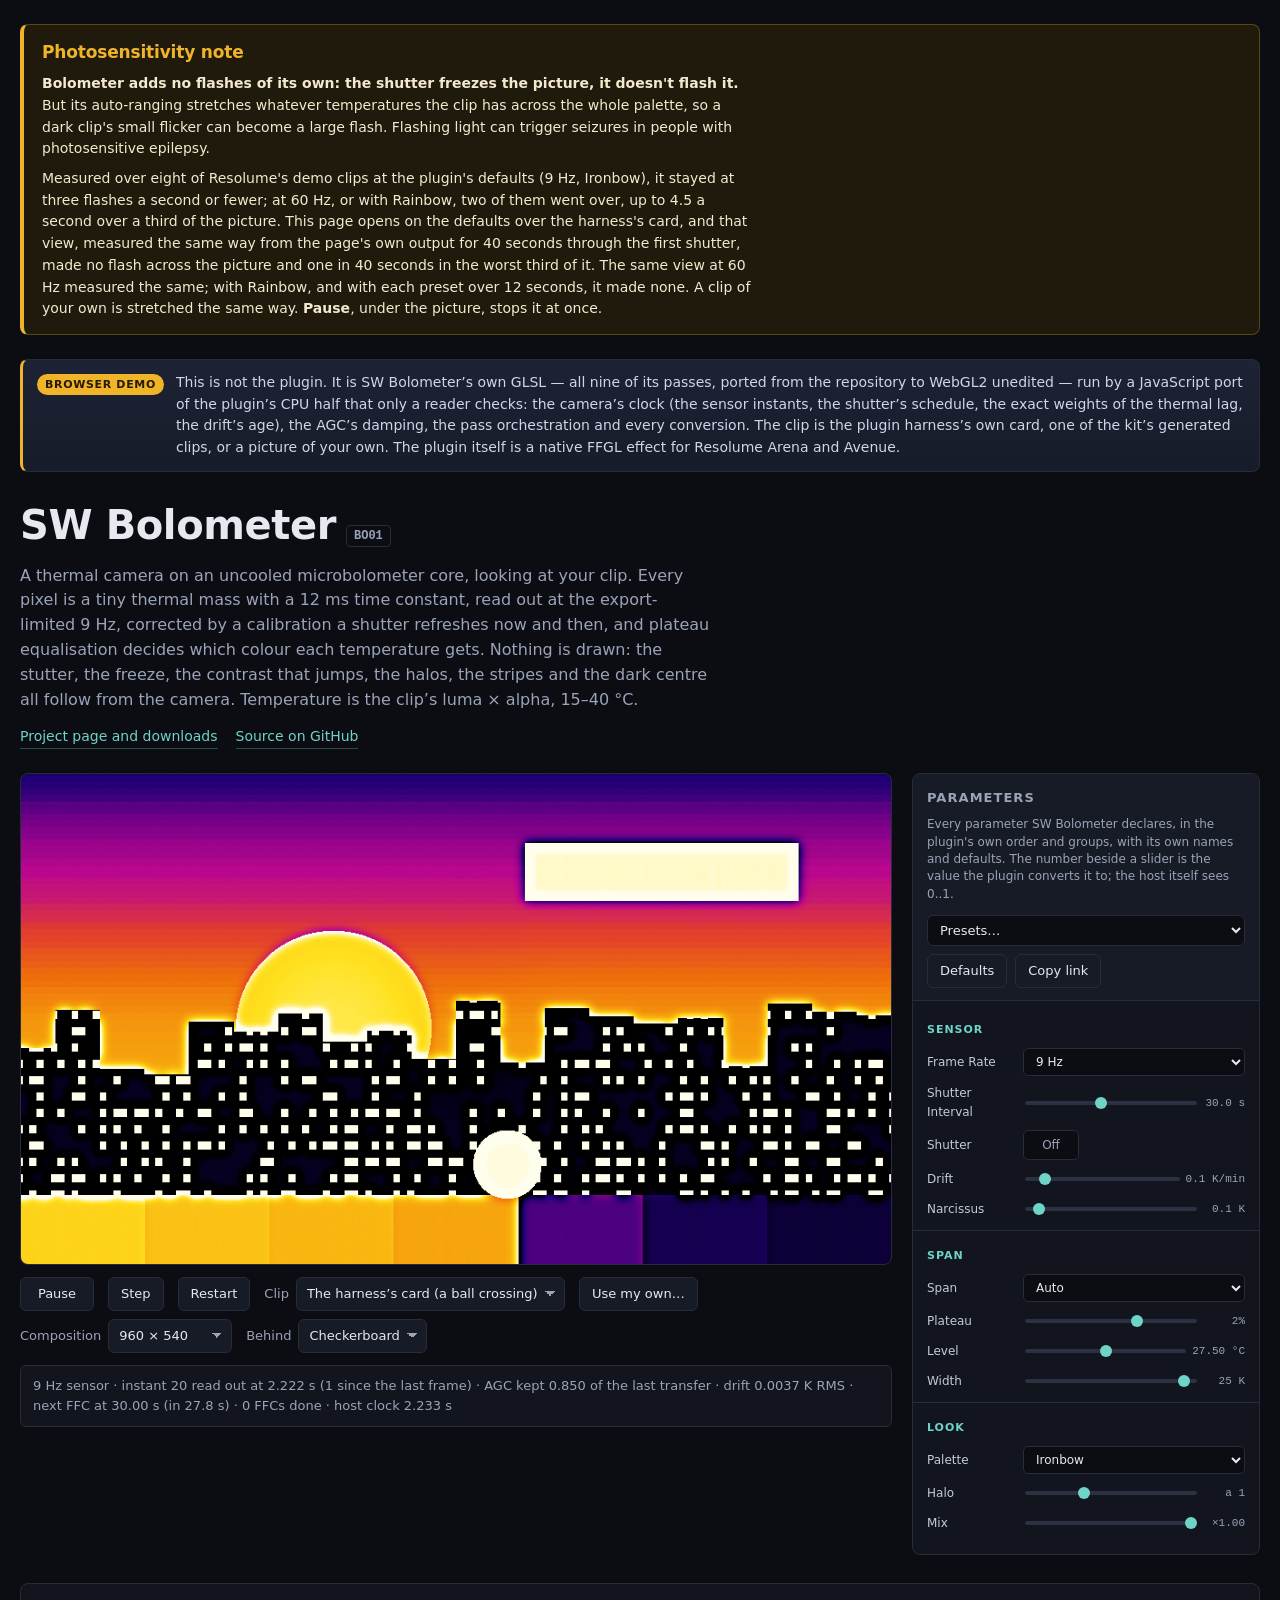
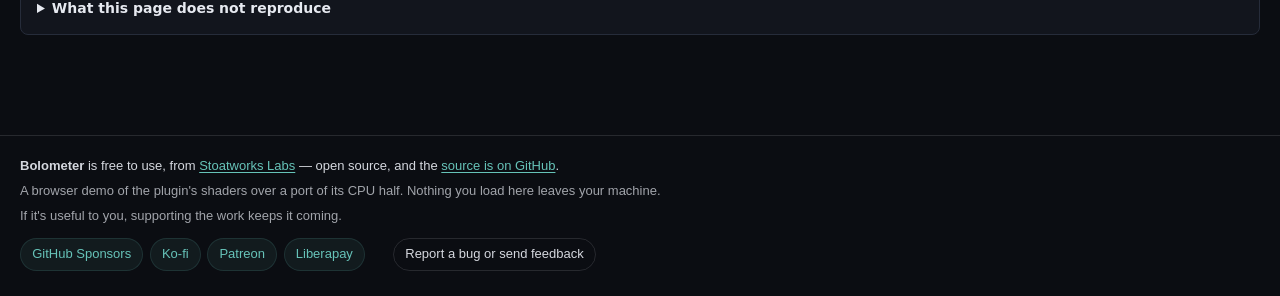
<file: demo/index.html>
<!doctype html>
<html lang="en">
  <head>
    <meta charset="utf-8" />
    <meta name="viewport" content="width=device-width, initial-scale=1" />
    <title>SW Bolometer — browser demo | Stoatworks Labs</title>
    <meta name="description" content="Try SW Bolometer, an FFGL effect for Resolume, in your browser: a thermal camera on an uncooled microbolometer core looking at your clip, with the 12 ms thermal lag, the export-limited 9 Hz readout, the shutter's freeze, drift, the narcissus spot, plateau equalisation, halos and four palettes. The plugin's own GLSL, ported to WebGL2 unedited, run by a JavaScript port of its CPU half that only a reader checks. A demo, not the plugin." />
    <link rel="icon" href="data:," />
    <link rel="stylesheet" href="./vendor/kit.css" />
    <link rel="stylesheet" href="./bolometer.css" />
    <link rel="canonical" href="https://bolometer-demo.stoatworks-labs.com/" />
    <meta name="project-page" content="https://stoatworks-labs.com/software/bolometer/" />
    <meta property="og:type" content="website" />
    <meta property="og:site_name" content="Stoatworks Labs" />
    <meta property="og:title" content="SW Bolometer — browser demo | Stoatworks Labs" />
    <meta property="og:description" content="Try SW Bolometer, an FFGL effect for Resolume, in your browser: a thermal camera on an uncooled microbolometer core looking at your clip, with the 12 ms thermal lag, the export-limited 9 Hz readout, the shutter's freeze, drift, the narcissus spot, plateau equalisation, halos and four palettes. The plugin's own GLSL, ported to WebGL2 unedited, run by a JavaScript port of its CPU half that only a reader checks. A demo, not the plugin." />
    <meta property="og:url" content="https://bolometer-demo.stoatworks-labs.com/" />
    <meta property="og:image" content="https://stoatworks-labs.com/thumbs/bolometer.png" />
    <meta property="og:image:width" content="1280" />
    <meta property="og:image:height" content="720" />
    <meta property="og:image:alt" content="SW Bolometer" />
    <meta name="twitter:card" content="summary_large_image" />
  </head>
  <body data-plugin="bolometer">
    <section class="bo-warning" id="photosensitivity" aria-labelledby="bo-warning-title">
      <h2 class="bo-warning__title" id="bo-warning-title">Photosensitivity note</h2>
      <p>
        <strong>Bolometer adds no flashes of its own: the shutter freezes the picture, it
        doesn't flash it.</strong> But its auto-ranging stretches whatever temperatures the
        clip has across the whole palette, so a dark clip's small flicker can become a large
        flash. Flashing light can trigger seizures in people with photosensitive epilepsy.
      </p>
      <p>
        Measured over eight of Resolume's demo clips at the plugin's defaults (9 Hz, Ironbow),
        it stayed at three flashes a second or fewer; at 60 Hz, or with Rainbow, two of them
        went over, up to 4.5 a second over a third of the picture. This page opens on the
        defaults over the harness's card, and that view, measured the same way from the
        page's own output for 40 seconds through the first shutter, made no flash across
        the picture and one in 40 seconds in the worst third of it. The same view at 60 Hz
        measured the same; with Rainbow, and with each preset over 12 seconds, it made
        none. A clip of your own is stretched the same way.
        <strong>Pause</strong>, under the picture, stops it at once.
      </p>
    </section>

    <main id="demo">
      <noscript>
        <h1>SW Bolometer</h1>
        <p>
          A thermal camera on an uncooled microbolometer core, looking at your clip, for
          Resolume: an FFGL effect. Every pixel is a tiny thermal mass with a 12 ms time
          constant, read out at the export-limited 9 Hz, corrected by a calibration that a
          shutter refreshes every so often, and a histogram decides which colour each
          temperature gets. The stutter, the freeze, the contrast that jumps, the halos, the
          stripes and the dark centre all follow from the camera; nothing is drawn on top.
        </p>
        <p>
          This demo runs the plugin's shaders and a port of its CPU half in your browser, so
          it needs JavaScript and WebGL2. The plugin itself, its source and its downloads are
          on <a href="https://github.com/stoatworks-labs/bolometer">its repository</a>.
        </p>
        <ul>
          <li><a href="https://github.com/stoatworks-labs/bolometer">Source on GitHub</a></li>
        </ul>
      </noscript>
    </main>

    <script type="module" src="./plugin.js"></script>
    <script
      src="./vendor/support-footer.js"
      defer
      data-app="Bolometer"
      data-repo="https://github.com/stoatworks-labs/bolometer"
      data-note="A browser demo of the plugin's shaders over a port of its CPU half. Nothing you load here leaves your machine."
    ></script>
  </body>
</html>
</file>
<file: demo/vendor/kit.css>
/**
 * Shared styling for the Resolume plugin demos.
 *
 * Dark, because that is what these effects are looked at in and because a
 * picture with real blacks in it needs somewhere dark to sit. The inspector on
 * the right is laid out the way a host's parameter panel is — name on the left,
 * control and value on the right, grouped under headings — but it deliberately
 * does not imitate Resolume's own chrome. It is a stand-in for the host's
 * inspector, and a page that looked like a screenshot of Arena would be
 * claiming to be something it is not.
 *
 * No colour variables from the website: these pages are their own thing and the
 * navy is used only for the frame. `--sw-support-accent` is read by the shared
 * support footer.
 */

:root {
  --bg: #0b0d12;
  --panel: #12151d;
  --panel-2: #171b25;
  --line: #262c3a;
  --text: #e6e9f0;
  --muted: #9aa3b8;
  --accent: #6fd3c7;
  --accent-dim: #2a4d4a;
  --warn: #f0b429;
  --error: #ff6b6b;
  --navy: #1b2a4a;
  --sw-support-accent: #6fd3c7;

  color-scheme: dark;
}

* { box-sizing: border-box; }

body {
  margin: 0;
  background: var(--bg);
  color: var(--text);
  font: 15px/1.55 ui-sans-serif, system-ui, -apple-system, "Segoe UI", Roboto, Helvetica, Arial, sans-serif;
  -webkit-font-smoothing: antialiased;
}

#demo {
  max-width: 1400px;
  margin: 0 auto;
  padding: 24px 20px 60px;
}

a { color: var(--accent); }
a:hover { color: #9ae7dd; }

h1, h2, h3 { margin: 0; font-weight: 650; letter-spacing: -0.01em; }

/* ---- header -------------------------------------------------------------- */

.banner {
  display: flex;
  gap: 12px;
  align-items: flex-start;
  padding: 12px 14px;
  margin-bottom: 22px;
  background: linear-gradient(180deg, #1d2334, #171c2a);
  border: 1px solid var(--line);
  border-left: 3px solid var(--warn);
  border-radius: 8px;
}

.banner__tag {
  flex: 0 0 auto;
  padding: 2px 8px;
  border-radius: 999px;
  background: var(--warn);
  color: #241a00;
  font-size: 11px;
  font-weight: 700;
  letter-spacing: 0.06em;
  text-transform: uppercase;
  white-space: nowrap;
  margin-top: 2px;
}

.banner__text { margin: 0; color: #cfd6e6; font-size: 14px; }

.head__title { display: flex; align-items: baseline; gap: 10px; flex-wrap: wrap; }
.head__title h1 { font-size: clamp(28px, 4vw, 40px); }

.head__id {
  font: 600 12px/1 ui-monospace, SFMono-Regular, Menlo, monospace;
  color: var(--muted);
  border: 1px solid var(--line);
  border-radius: 4px;
  padding: 4px 7px;
}

.head__tagline {
  margin: 8px 0 0;
  max-width: 68ch;
  color: var(--muted);
  font-size: 16px;
}

.head__links {
  display: flex;
  flex-wrap: wrap;
  gap: 8px 18px;
  margin: 14px 0 24px;
  font-size: 14px;
}

.head__link { text-decoration: none; border-bottom: 1px solid var(--accent-dim); }
.head__link:hover { border-bottom-color: currentColor; }

/* ---- layout -------------------------------------------------------------- */

.layout {
  display: grid;
  /* 348px is set by the widest plugin: Old Cathode declares 34 controls in four
     groups, and below this "Luma Bandwidth" and "Chroma Bandwidth" wrap. */
  grid-template-columns: minmax(0, 1fr) 348px;
  gap: 20px;
  align-items: start;
}

@media (max-width: 900px) {
  .layout { grid-template-columns: minmax(0, 1fr); }
}

/* ---- stage --------------------------------------------------------------- */

.stage { min-width: 0; }

.stage__canvas {
  position: relative;
  border: 1px solid var(--line);
  border-radius: 8px;
  overflow: hidden;
  line-height: 0;
}

/* What sits under the effect's own alpha. */
.stage__canvas[data-backdrop='checker'] {
  background-color: #23262e;
  background-image:
    linear-gradient(45deg, #191c23 25%, transparent 25%),
    linear-gradient(-45deg, #191c23 25%, transparent 25%),
    linear-gradient(45deg, transparent 75%, #191c23 75%),
    linear-gradient(-45deg, transparent 75%, #191c23 75%);
  background-size: 24px 24px;
  background-position: 0 0, 0 12px, 12px -12px, -12px 0;
}
.stage__canvas[data-backdrop='black'] { background: #000; }
.stage__canvas[data-backdrop='white'] { background: #fff; }

.stage__gl {
  display: block;
  width: 100%;
  height: auto;
  max-width: 100%;
}

.stage__status {
  margin: 12px 0 0;
  padding: 10px 12px;
  border-radius: 6px;
  background: var(--panel);
  border: 1px solid var(--line);
  color: var(--muted);
  font-size: 13px;
}

.stage__status.is-error {
  border-color: #5a2530;
  background: #23151a;
  color: #ffb4b4;
}

/* ---- transport ----------------------------------------------------------- */

.transport {
  display: flex;
  flex-wrap: wrap;
  align-items: center;
  gap: 8px 14px;
  margin-top: 12px;
}

.btn {
  appearance: none;
  border: 1px solid var(--line);
  background: var(--panel-2);
  color: var(--text);
  border-radius: 6px;
  padding: 6px 12px;
  font: inherit;
  font-size: 13px;
  cursor: pointer;
}

.btn:hover { border-color: #3a4256; background: #1d2230; }
.btn:focus-visible { outline: 2px solid var(--accent); outline-offset: 2px; }

.btn--play { min-width: 74px; }

.transport__field { display: inline-flex; align-items: center; gap: 7px; font-size: 13px; }
.transport__label { color: var(--muted); }

.transport__select {
  appearance: none;
  border: 1px solid var(--line);
  background: var(--panel-2);
  color: var(--text);
  border-radius: 6px;
  padding: 6px 26px 6px 10px;
  font: inherit;
  font-size: 13px;
  cursor: pointer;
  background-image: linear-gradient(45deg, transparent 50%, var(--muted) 50%),
                    linear-gradient(135deg, var(--muted) 50%, transparent 50%);
  background-position: calc(100% - 14px) 50%, calc(100% - 9px) 50%;
  background-size: 5px 5px, 5px 5px;
  background-repeat: no-repeat;
}

.transport__file { cursor: pointer; }
.transport__file .btn { display: inline-block; }

/* ---- inspector ----------------------------------------------------------- */

.inspector {
  background: var(--panel);
  border: 1px solid var(--line);
  border-radius: 8px;
  overflow: hidden;
  position: sticky;
  top: 16px;
  max-height: calc(100vh - 32px);
  display: flex;
  flex-direction: column;
}

@media (max-width: 900px) {
  .inspector { position: static; max-height: none; }
}

.inspector__head {
  padding: 14px 14px 12px;
  border-bottom: 1px solid var(--line);
  background: var(--panel-2);
}

.inspector__title { font-size: 13px; text-transform: uppercase; letter-spacing: 0.08em; color: var(--muted); }
.inspector__note { margin: 8px 0 0; font-size: 12px; color: var(--muted); line-height: 1.45; }

.inspector__actions { display: flex; gap: 8px; margin-top: 12px; flex-wrap: wrap; }
.inspector__presets {
  flex: 1 1 auto;
  min-width: 0;
  border: 1px solid var(--line);
  background: var(--bg);
  color: var(--text);
  border-radius: 6px;
  padding: 6px 8px;
  font: inherit;
  font-size: 13px;
}

.inspector__body { overflow-y: auto; padding: 4px 0 10px; }

.pgroup { padding: 6px 0; }
.pgroup + .pgroup { border-top: 1px solid var(--line); }

.pgroup__name {
  font-size: 11px;
  text-transform: uppercase;
  letter-spacing: 0.09em;
  color: var(--accent);
  padding: 10px 14px 6px;
}

/* ---- one parameter ------------------------------------------------------- */

/* The third column is `auto` rather than a fixed width because a readout may be
   a word — Porthole's Projection names the lens it has landed on ("equidistant"),
   which is the whole point of that control. A fixed column clipped it. */
.prow {
  display: grid;
  grid-template-columns: 88px minmax(40px, 1fr) auto;
  align-items: center;
  gap: 8px;
  padding: 4px 14px;
}

.prow--option,
.prow--boolean,
.prow--text,
.prow--colour { grid-template-columns: 88px minmax(0, 1fr); }

.prow__name {
  font-size: 12px;
  color: #c3cad9;
  overflow-wrap: anywhere;
  cursor: default;
}

.prow__value {
  font: 500 11px/1 ui-monospace, SFMono-Regular, Menlo, monospace;
  color: var(--muted);
  text-align: right;
  cursor: help;
  white-space: nowrap;
  min-width: 42px;
  max-width: 104px;
  overflow: hidden;
  text-overflow: ellipsis;
}

.prow__slider {
  appearance: none;
  width: 100%;
  height: 18px;
  background: transparent;
  cursor: ew-resize;
}

.prow__slider::-webkit-slider-runnable-track {
  height: 4px;
  border-radius: 2px;
  background: #2b3142;
}
.prow__slider::-moz-range-track { height: 4px; border-radius: 2px; background: #2b3142; }

.prow__slider::-webkit-slider-thumb {
  appearance: none;
  width: 12px;
  height: 12px;
  margin-top: -4px;
  border-radius: 50%;
  background: var(--accent);
  border: none;
}
.prow__slider::-moz-range-thumb {
  width: 12px; height: 12px; border-radius: 50%; background: var(--accent); border: none;
}
.prow__slider:focus-visible { outline: 2px solid var(--accent); outline-offset: 3px; }

.prow__select,
.prow__text {
  width: 100%;
  border: 1px solid var(--line);
  background: var(--bg);
  color: var(--text);
  border-radius: 5px;
  padding: 5px 8px;
  font: inherit;
  font-size: 12px;
}

.prow__toggle {
  justify-self: start;
  min-width: 56px;
  border: 1px solid var(--line);
  background: var(--bg);
  color: var(--muted);
  border-radius: 5px;
  padding: 5px 10px;
  font: inherit;
  font-size: 12px;
  cursor: pointer;
}

.prow__toggle.is-on {
  background: var(--accent-dim);
  border-color: var(--accent);
  color: var(--text);
}

.prow__swatch {
  justify-self: start;
  width: 46px;
  height: 24px;
  padding: 0;
  border: 1px solid var(--line);
  border-radius: 5px;
  background: none;
  cursor: pointer;
}

/* ---- the honest bit ------------------------------------------------------ */

.differences {
  margin-top: 28px;
  padding: 14px 16px;
  background: var(--panel);
  border: 1px solid var(--line);
  border-radius: 8px;
  font-size: 14px;
  color: var(--muted);
}

.differences summary {
  cursor: pointer;
  color: var(--text);
  font-weight: 600;
  font-size: 14px;
}

.differences ul { margin: 10px 0 0; padding-left: 20px; }
.differences li { margin-bottom: 8px; line-height: 1.5; }
.differences li:last-child { margin-bottom: 0; }

/* ---- embed mode -----------------------------------------------------------
 *
 * `?embed=1`: the rendered output and nothing else, filling the viewport, so
 * the page can be a video source — an OBS browser source, a WebLinked URL —
 * rather than something a person reads. See the long note in demo.js about why
 * dropping the banner is defensible here and only here.
 *
 * The `:not(#demo)` rule is doing real work: the support footer is injected as
 * a sibling of #demo by a separate deferred script, so hiding body's other
 * children is the only thing that reliably catches it without this file having
 * to know its class name.
 */
body[data-embed] {
  margin: 0;
  padding: 0;
  background: #000;
  overflow: hidden;
}

body[data-embed] > *:not(#demo) { display: none !important; }

body[data-embed] #demo {
  margin: 0;
  padding: 0;
  max-width: none;
  width: 100vw;
  height: 100vh;
  display: grid;
  place-items: center;
}

/* No border or radius: both would be burnt into the output. */
body[data-embed] .stage__canvas {
  border: 0;
  border-radius: 0;
  width: 100vw;
  height: 100vh;
}

/* `contain` rather than `cover`: letterboxing an embed is recoverable by
 * setting the consumer's raster to match, cropping it silently is not. */
body[data-embed] .stage__gl {
  width: 100%;
  height: 100%;
  object-fit: contain;
}

/* Kept reachable for a reader and a crawler while taking no pixels. This is
 * what carries the "not the plugin" statement once the banner is gone. */
.visually-hidden {
  position: absolute;
  width: 1px;
  height: 1px;
  margin: -1px;
  padding: 0;
  overflow: hidden;
  clip-path: inset(50%);
  white-space: nowrap;
  border: 0;
}
</file>
<file: demo/bolometer.css>
/*
 * Bolometer's own additions to the kit's page: the photosensitivity note at
 * the top and the line under the picture. Everything else is vendor/kit.css,
 * unedited. The note is haze's, in shape and colour.
 */

.bo-warning {
  /* #demo is 1400px wide with a 20px gutter: line up with what is inside it. */
  max-width: 1360px;
  margin: 24px auto 0;
  padding: 14px 18px;
  background: #1f1a0c;
  border: 1px solid #5a4613;
  border-left: 4px solid var(--warn);
  border-radius: 8px;
  color: #f3e9cf;
}

@media (max-width: 1400px) {
  .bo-warning { margin-left: 20px; margin-right: 20px; }
}
@media (max-width: 480px) {
  .bo-warning { margin-left: 16px; margin-right: 16px; padding: 12px 14px; }
}

.bo-warning__title {
  font-size: 17px;
  color: var(--warn);
  margin-bottom: 4px;
}

.bo-warning p { margin: 8px 0 0; max-width: 80ch; font-size: 14px; }

/* body has embed set when ?embed=1: the note is the page's, not the picture's. */
body[data-embed] .bo-warning { display: none; }

/* ---- the line under the picture ------------------------------------------ */

.bo-status { overflow-wrap: anywhere; }
</file>
